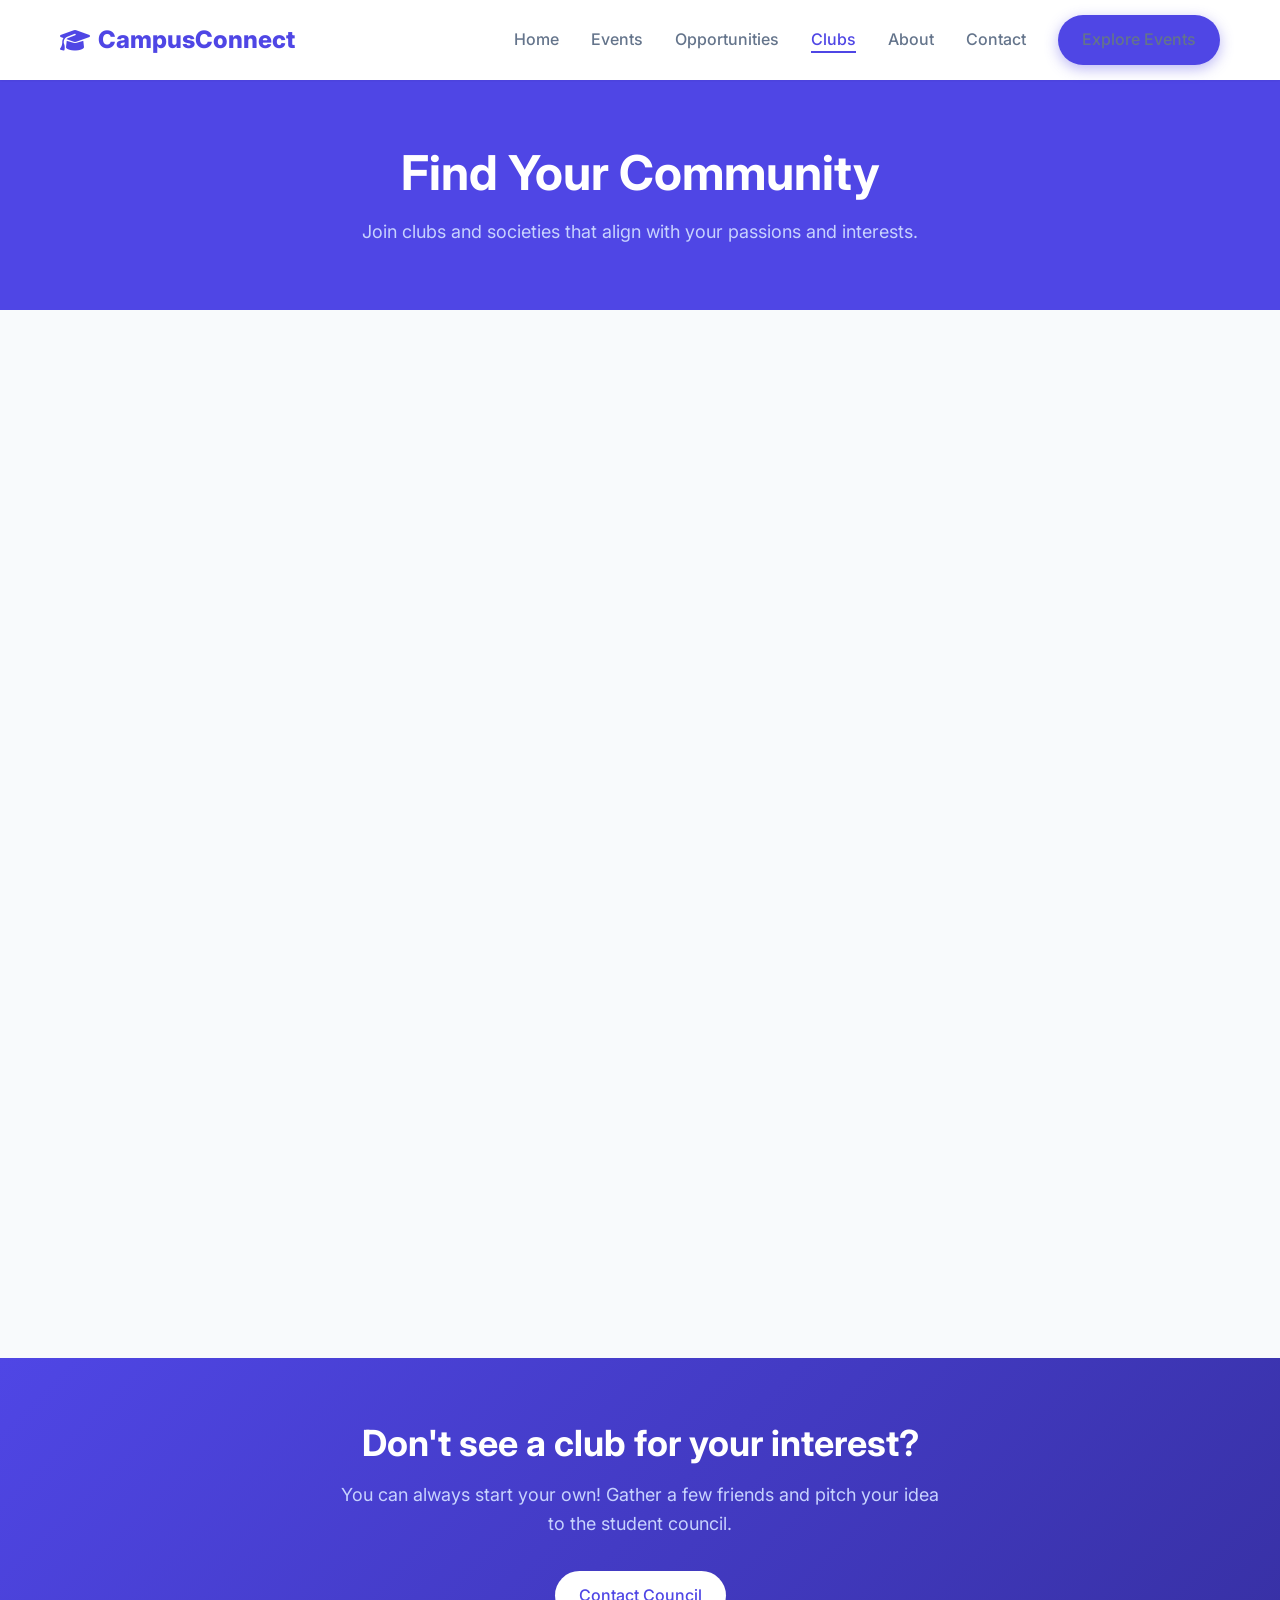
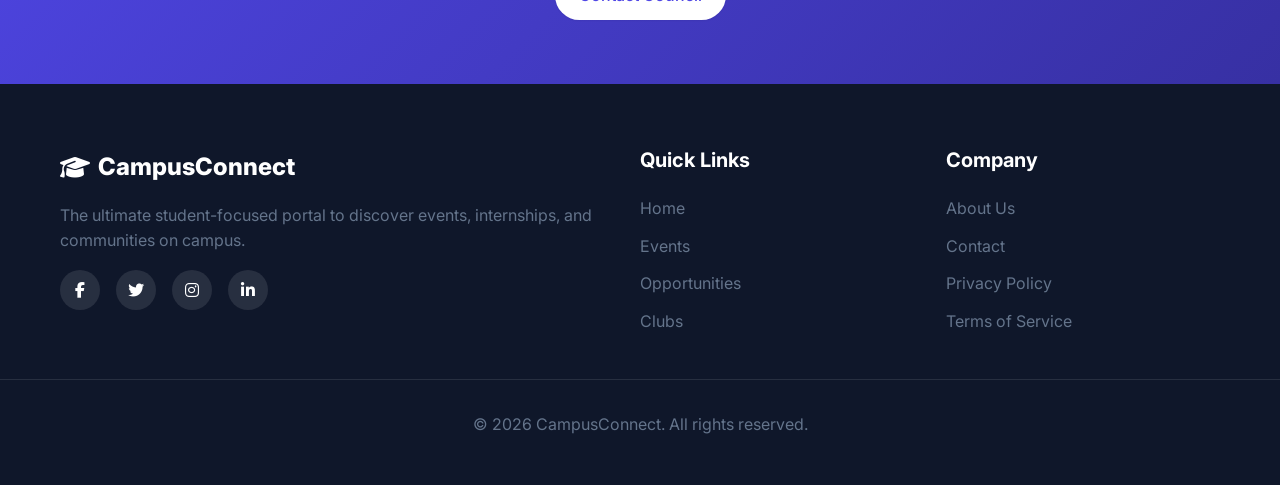
<file: clubs.html>
<!DOCTYPE html>
<html lang="en">
<head>
    <meta charset="UTF-8">
    <meta name="viewport" content="width=device-width, initial-scale=1.0">
    <title>Clubs - CampusConnect</title>
    <link rel="stylesheet" href="css/style.css">
    <link rel="stylesheet" href="https://cdnjs.cloudflare.com/ajax/libs/font-awesome/6.4.0/css/all.min.css">
    <style>
        .club-card {
            background: var(--bg-white);
            border-radius: var(--radius-lg);
            overflow: hidden;
            box-shadow: var(--shadow-sm);
            border: 1px solid var(--border-color);
            text-align: center;
            padding: 2.5rem 1.5rem;
            transition: var(--transition);
        }
        .club-card:hover {
            transform: translateY(-10px);
            box-shadow: var(--shadow-lg);
            border-color: var(--primary-color);
        }
        .club-icon {
            width: 80px;
            height: 80px;
            background: linear-gradient(135deg, var(--primary-color), var(--secondary-color));
            color: white;
            border-radius: 50%;
            display: flex;
            align-items: center;
            justify-content: center;
            font-size: 2rem;
            margin: 0 auto 1.5rem;
            box-shadow: 0 4px 10px rgba(79, 70, 229, 0.3);
        }
        .club-name {
            font-size: 1.5rem;
            margin-bottom: 1rem;
        }
        .club-desc {
            color: var(--text-light);
            font-size: 0.95rem;
            margin-bottom: 1.5rem;
            min-height: 60px;
        }
        .club-members {
            font-size: 0.875rem;
            font-weight: 600;
            color: var(--text-dark);
            margin-bottom: 1.5rem;
            display: flex;
            align-items: center;
            justify-content: center;
            gap: 0.5rem;
        }
        .club-members i {
            color: var(--primary-color);
        }
    </style>
</head>
<body>

    <!-- Navbar -->
    <nav class="navbar">
        <div class="container">
            <a href="index.html" class="logo">
                <i class="fas fa-graduation-cap"></i> CampusConnect
            </a>
            <ul class="nav-links">
                <li><a href="index.html">Home</a></li>
                <li><a href="events.html">Events</a></li>
                <li><a href="opportunities.html">Opportunities</a></li>
                <li><a href="clubs.html">Clubs</a></li>
                <li><a href="about.html">About</a></li>
                <li><a href="contact.html">Contact</a></li>
                <li><a href="events.html" class="btn btn-primary">Explore Events</a></li>
            </ul>
            <div class="hamburger">
                <i class="fas fa-bars"></i>
            </div>
        </div>
    </nav>

    <!-- Page Header -->
    <div style="background-color: var(--primary-color); padding: 4rem 0; color: white; text-align: center;">
        <div class="container">
            <h1 style="color: white; margin-bottom: 1rem;">Find Your Community</h1>
            <p style="color: var(--accent-color); font-size: 1.125rem; max-width: 600px; margin: 0 auto;">Join clubs and societies that align with your passions and interests.</p>
        </div>
    </div>

    <section class="section">
        <div class="container">
            <div class="grid grid-3">
                
                <!-- Club 1 -->
                <div class="club-card animate-on-scroll">
                    <div class="club-icon"><i class="fas fa-laptop-code"></i></div>
                    <h3 class="club-name">Coding Club</h3>
                    <p class="club-desc">A community of developers building open-source projects and practicing competitive programming.</p>
                    <div class="club-members"><i class="fas fa-users"></i> 350+ Members</div>
                    <a href="#" class="btn btn-outline" style="width: 100%;">Explore Club</a>
                </div>

                <!-- Club 2 -->
                <div class="club-card animate-on-scroll">
                    <div class="club-icon"><i class="fas fa-robot"></i></div>
                    <h3 class="club-name">Robotics Club</h3>
                    <p class="club-desc">Design, build, and program robots for national level robotics competitions.</p>
                    <div class="club-members"><i class="fas fa-users"></i> 120+ Members</div>
                    <a href="#" class="btn btn-outline" style="width: 100%;">Explore Club</a>
                </div>

                <!-- Club 3 -->
                <div class="club-card animate-on-scroll">
                    <div class="club-icon"><i class="fas fa-lightbulb"></i></div>
                    <h3 class="club-name">E-Cell</h3>
                    <p class="club-desc">Fostering the spirit of entrepreneurship and supporting student-led startups on campus.</p>
                    <div class="club-members"><i class="fas fa-users"></i> 200+ Members</div>
                    <a href="#" class="btn btn-outline" style="width: 100%;">Explore Club</a>
                </div>

                <!-- Club 4 -->
                <div class="club-card animate-on-scroll">
                    <div class="club-icon"><i class="fas fa-pen-nib"></i></div>
                    <h3 class="club-name">Design Club</h3>
                    <p class="club-desc">For UI/UX enthusiasts, graphic designers, and animators looking to hone their craft.</p>
                    <div class="club-members"><i class="fas fa-users"></i> 180+ Members</div>
                    <a href="#" class="btn btn-outline" style="width: 100%;">Explore Club</a>
                </div>

                <!-- Club 5 -->
                <div class="club-card animate-on-scroll">
                    <div class="club-icon"><i class="fas fa-guitar"></i></div>
                    <h3 class="club-name">Cultural Club</h3>
                    <p class="club-desc">Showcase your talents in music, dance, theater, and fine arts. Organizers of the annual fest.</p>
                    <div class="club-members"><i class="fas fa-users"></i> 400+ Members</div>
                    <a href="#" class="btn btn-outline" style="width: 100%;">Explore Club</a>
                </div>

                <!-- Club 6 -->
                <div class="club-card animate-on-scroll">
                    <div class="club-icon"><i class="fas fa-camera"></i></div>
                    <h3 class="club-name">Photography Club</h3>
                    <p class="club-desc">Capturing campus life, conducting photowalks, and learning professional photography skills.</p>
                    <div class="club-members"><i class="fas fa-users"></i> 90+ Members</div>
                    <a href="#" class="btn btn-outline" style="width: 100%;">Explore Club</a>
                </div>

            </div>
        </div>
    </section>

    <!-- CTA -->
    <section class="cta">
        <div class="container">
            <h2>Don't see a club for your interest?</h2>
            <p>You can always start your own! Gather a few friends and pitch your idea to the student council.</p>
            <a href="contact.html" class="btn btn-secondary" style="color: var(--primary-color);">Contact Council</a>
        </div>
    </section>

    <!-- Footer -->
    <footer class="footer">
        <div class="container">
            <div class="footer-col brand">
                <a href="index.html" class="logo">
                    <i class="fas fa-graduation-cap"></i> CampusConnect
                </a>
                <p>The ultimate student-focused portal to discover events, internships, and communities on campus.</p>
                <div class="social-icons">
                    <a href="#"><i class="fab fa-facebook-f"></i></a>
                    <a href="#"><i class="fab fa-twitter"></i></a>
                    <a href="#"><i class="fab fa-instagram"></i></a>
                    <a href="#"><i class="fab fa-linkedin-in"></i></a>
                </div>
            </div>
            <div class="footer-col">
                <h3>Quick Links</h3>
                <ul class="footer-links">
                    <li><a href="index.html">Home</a></li>
                    <li><a href="events.html">Events</a></li>
                    <li><a href="opportunities.html">Opportunities</a></li>
                    <li><a href="clubs.html">Clubs</a></li>
                </ul>
            </div>
            <div class="footer-col">
                <h3>Company</h3>
                <ul class="footer-links">
                    <li><a href="about.html">About Us</a></li>
                    <li><a href="contact.html">Contact</a></li>
                    <li><a href="#">Privacy Policy</a></li>
                    <li><a href="#">Terms of Service</a></li>
                </ul>
            </div>
        </div>
        <div class="footer-bottom">
            <p>&copy; 2026 CampusConnect. All rights reserved.</p>
        </div>
    </footer>

    <script src="js/script.js"></script>
</body>
</html>
</file>
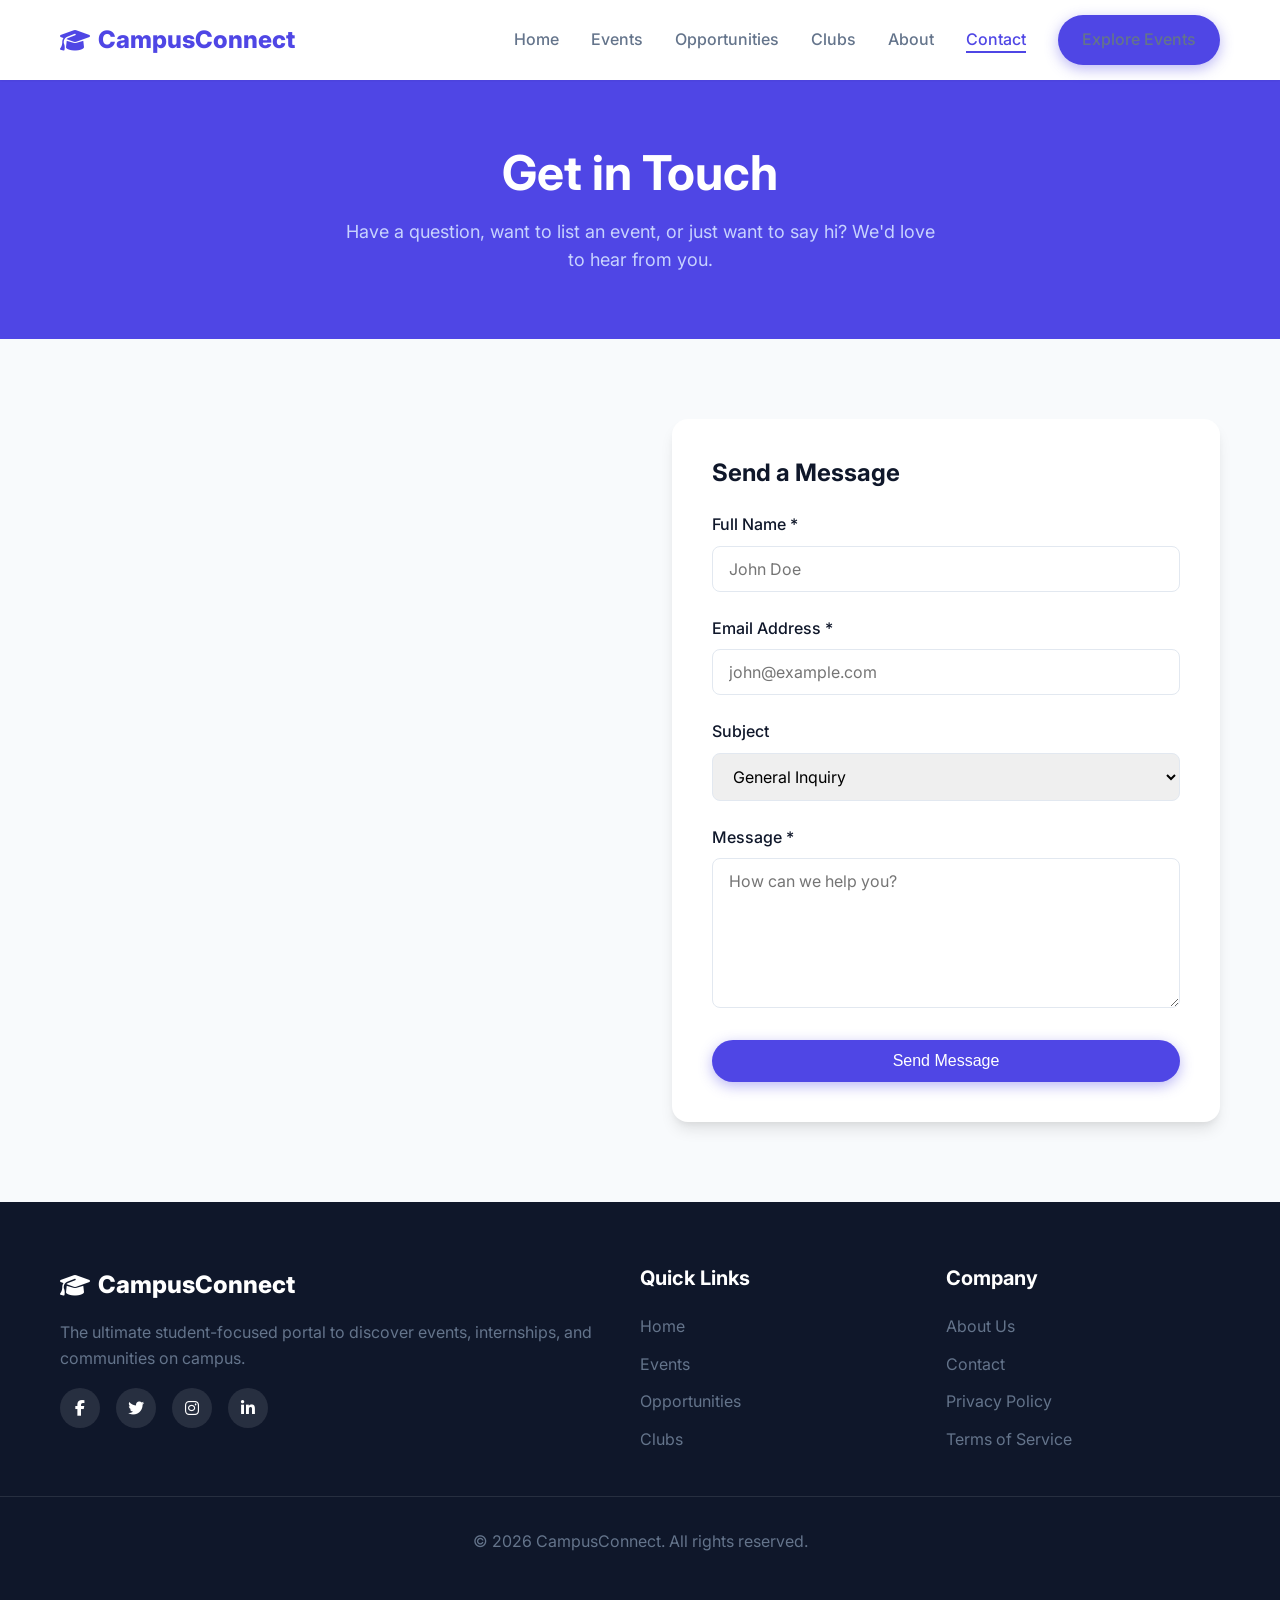
<file: contact.html>
<!DOCTYPE html>
<html lang="en">
<head>
    <meta charset="UTF-8">
    <meta name="viewport" content="width=device-width, initial-scale=1.0">
    <title>Contact Us - CampusConnect</title>
    <link rel="stylesheet" href="css/style.css">
    <link rel="stylesheet" href="https://cdnjs.cloudflare.com/ajax/libs/font-awesome/6.4.0/css/all.min.css">
</head>
<body>

    <!-- Navbar -->
    <nav class="navbar">
        <div class="container">
            <a href="index.html" class="logo">
                <i class="fas fa-graduation-cap"></i> CampusConnect
            </a>
            <ul class="nav-links">
                <li><a href="index.html">Home</a></li>
                <li><a href="events.html">Events</a></li>
                <li><a href="opportunities.html">Opportunities</a></li>
                <li><a href="clubs.html">Clubs</a></li>
                <li><a href="about.html">About</a></li>
                <li><a href="contact.html">Contact</a></li>
                <li><a href="events.html" class="btn btn-primary">Explore Events</a></li>
            </ul>
            <div class="hamburger">
                <i class="fas fa-bars"></i>
            </div>
        </div>
    </nav>

    <!-- Page Header -->
    <div style="background-color: var(--primary-color); padding: 4rem 0; color: white; text-align: center;">
        <div class="container">
            <h1 style="color: white; margin-bottom: 1rem;">Get in Touch</h1>
            <p style="color: var(--accent-color); font-size: 1.125rem; max-width: 600px; margin: 0 auto;">Have a question, want to list an event, or just want to say hi? We'd love to hear from you.</p>
        </div>
    </div>

    <section class="section">
        <div class="container">
            <div class="contact-grid">
                
                <!-- Contact Info -->
                <div class="animate-on-scroll">
                    <h2 style="margin-bottom: 2rem;">Contact Information</h2>
                    
                    <div class="contact-info-item">
                        <div class="contact-icon"><i class="fas fa-envelope"></i></div>
                        <div>
                            <h3>Email Us</h3>
                            <p>For general queries and event listings.</p>
                            <a href="mailto:campusconnect@example.com" style="color: var(--primary-color); font-weight: 500;">campusconnect@example.com</a>
                        </div>
                    </div>
                    
                    <div class="contact-info-item">
                        <div class="contact-icon"><i class="fas fa-map-marker-alt"></i></div>
                        <div>
                            <h3>Visit Us</h3>
                            <p>Drop by for a chat (appointment only).</p>
                            <p style="color: var(--text-dark); font-weight: 500;">Student Innovation Center<br>Room 402, North Block</p>
                        </div>
                    </div>

                    <div style="margin-top: 3rem;">
                        <h3>Follow Us</h3>
                        <div class="social-icons" style="margin-top: 1rem;">
                            <a href="#" style="background: var(--primary-color);"><i class="fab fa-facebook-f"></i></a>
                            <a href="#" style="background: var(--primary-color);"><i class="fab fa-twitter"></i></a>
                            <a href="#" style="background: var(--primary-color);"><i class="fab fa-instagram"></i></a>
                            <a href="#" style="background: var(--primary-color);"><i class="fab fa-linkedin-in"></i></a>
                        </div>
                    </div>
                </div>

                <!-- Contact Form -->
                <div class="card animate-on-scroll" style="padding: 2.5rem; border: none; box-shadow: var(--shadow-lg);">
                    <h3 style="margin-bottom: 1.5rem;">Send a Message</h3>
                    <form id="contactForm">
                        <div class="form-group">
                            <label for="name">Full Name *</label>
                            <input type="text" id="name" class="form-control" placeholder="John Doe" required>
                        </div>
                        <div class="form-group">
                            <label for="email">Email Address *</label>
                            <input type="email" id="email" class="form-control" placeholder="john@example.com" required>
                        </div>
                        <div class="form-group">
                            <label for="subject">Subject</label>
                            <select id="subject" class="form-control">
                                <option value="general">General Inquiry</option>
                                <option value="event">List an Event</option>
                                <option value="bug">Report a Bug</option>
                                <option value="partnership">Partnership</option>
                            </select>
                        </div>
                        <div class="form-group">
                            <label for="message">Message *</label>
                            <textarea id="message" class="form-control" placeholder="How can we help you?" required></textarea>
                        </div>
                        <button type="submit" class="btn btn-primary" style="width: 100%;">Send Message</button>
                    </form>
                </div>

            </div>
        </div>
    </section>

    <!-- Footer -->
    <footer class="footer">
        <div class="container">
            <div class="footer-col brand">
                <a href="index.html" class="logo">
                    <i class="fas fa-graduation-cap"></i> CampusConnect
                </a>
                <p>The ultimate student-focused portal to discover events, internships, and communities on campus.</p>
                <div class="social-icons">
                    <a href="#"><i class="fab fa-facebook-f"></i></a>
                    <a href="#"><i class="fab fa-twitter"></i></a>
                    <a href="#"><i class="fab fa-instagram"></i></a>
                    <a href="#"><i class="fab fa-linkedin-in"></i></a>
                </div>
            </div>
            <div class="footer-col">
                <h3>Quick Links</h3>
                <ul class="footer-links">
                    <li><a href="index.html">Home</a></li>
                    <li><a href="events.html">Events</a></li>
                    <li><a href="opportunities.html">Opportunities</a></li>
                    <li><a href="clubs.html">Clubs</a></li>
                </ul>
            </div>
            <div class="footer-col">
                <h3>Company</h3>
                <ul class="footer-links">
                    <li><a href="about.html">About Us</a></li>
                    <li><a href="contact.html">Contact</a></li>
                    <li><a href="#">Privacy Policy</a></li>
                    <li><a href="#">Terms of Service</a></li>
                </ul>
            </div>
        </div>
        <div class="footer-bottom">
            <p>&copy; 2026 CampusConnect. All rights reserved.</p>
        </div>
    </footer>

    <!-- Global Modal Placeholder -->
    <div class="modal" id="customModal">
        <div class="modal-content">
            <i class="fas fa-times close-modal"></i>
            <h3 id="modalTitle" style="margin-bottom: 1rem;">Modal Title</h3>
            <div id="modalBody">Modal content goes here.</div>
        </div>
    </div>

    <script src="js/script.js"></script>
</body>
</html>
</file>
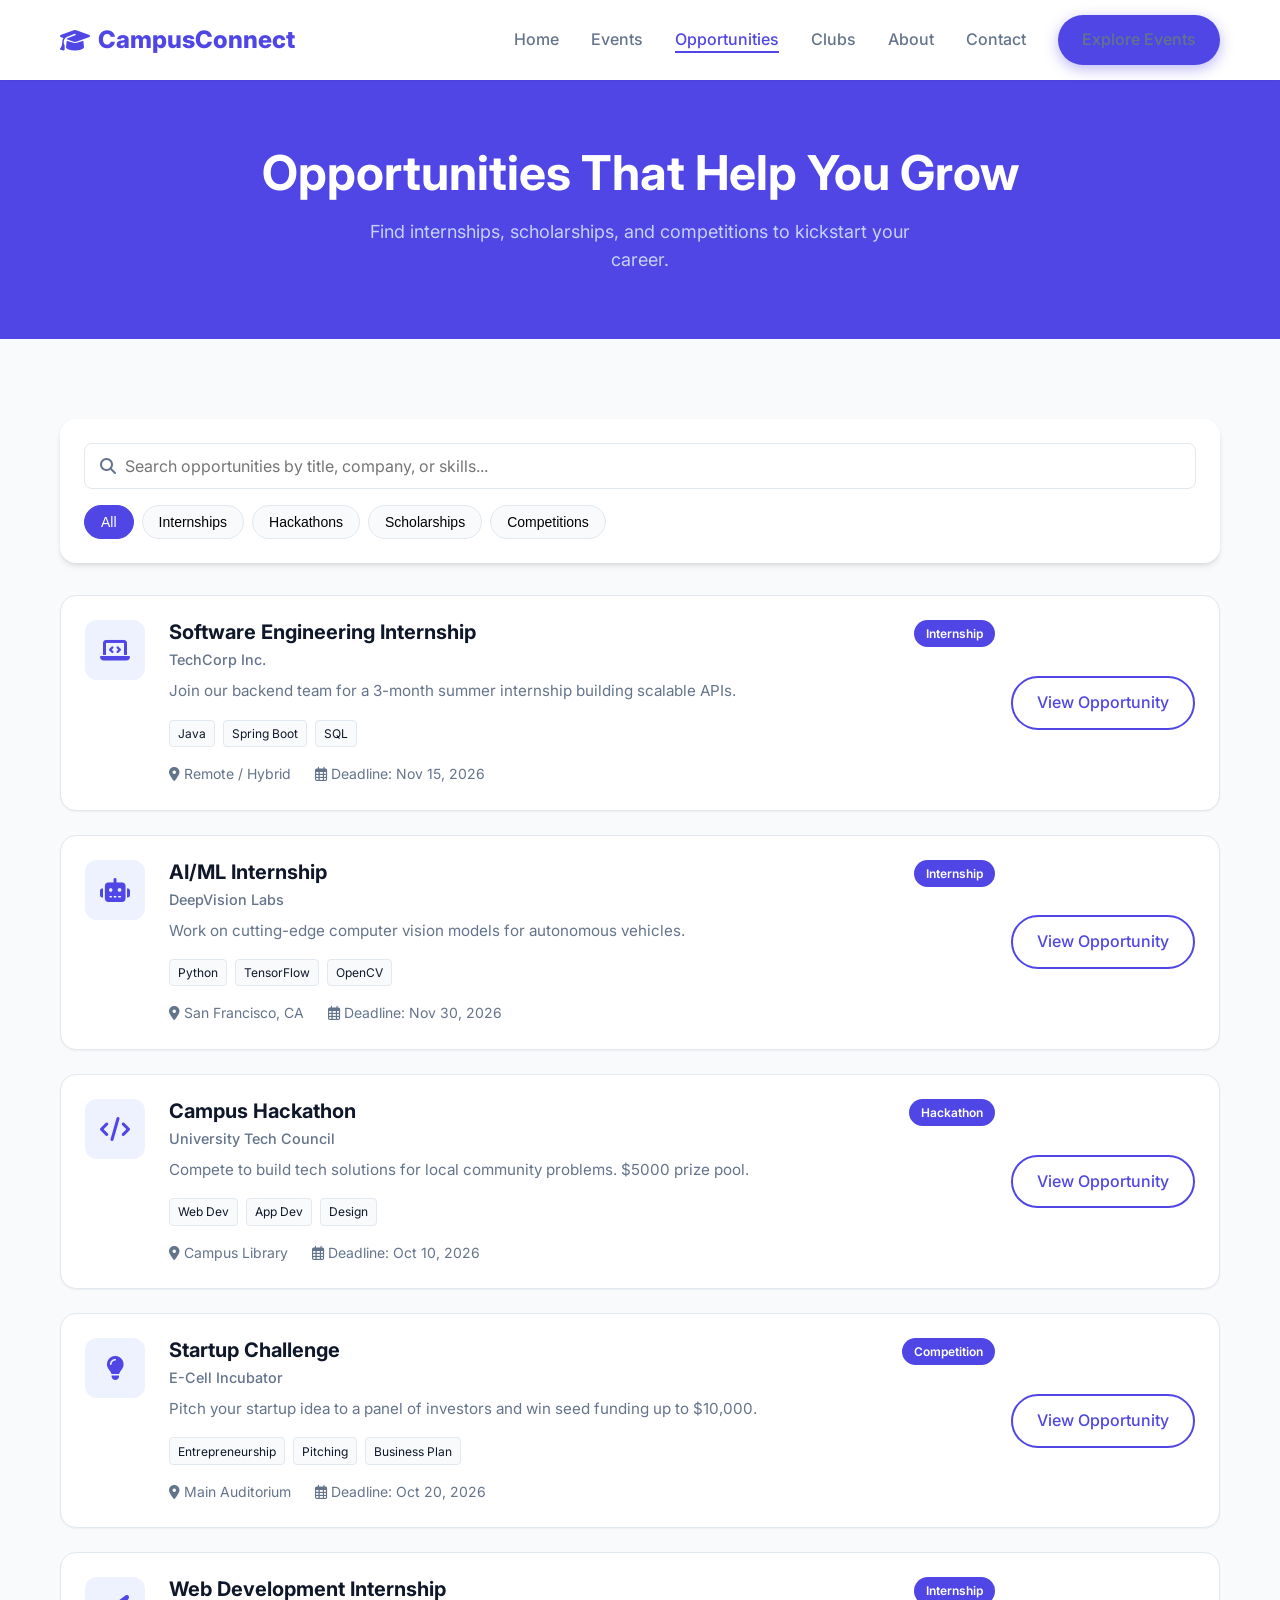
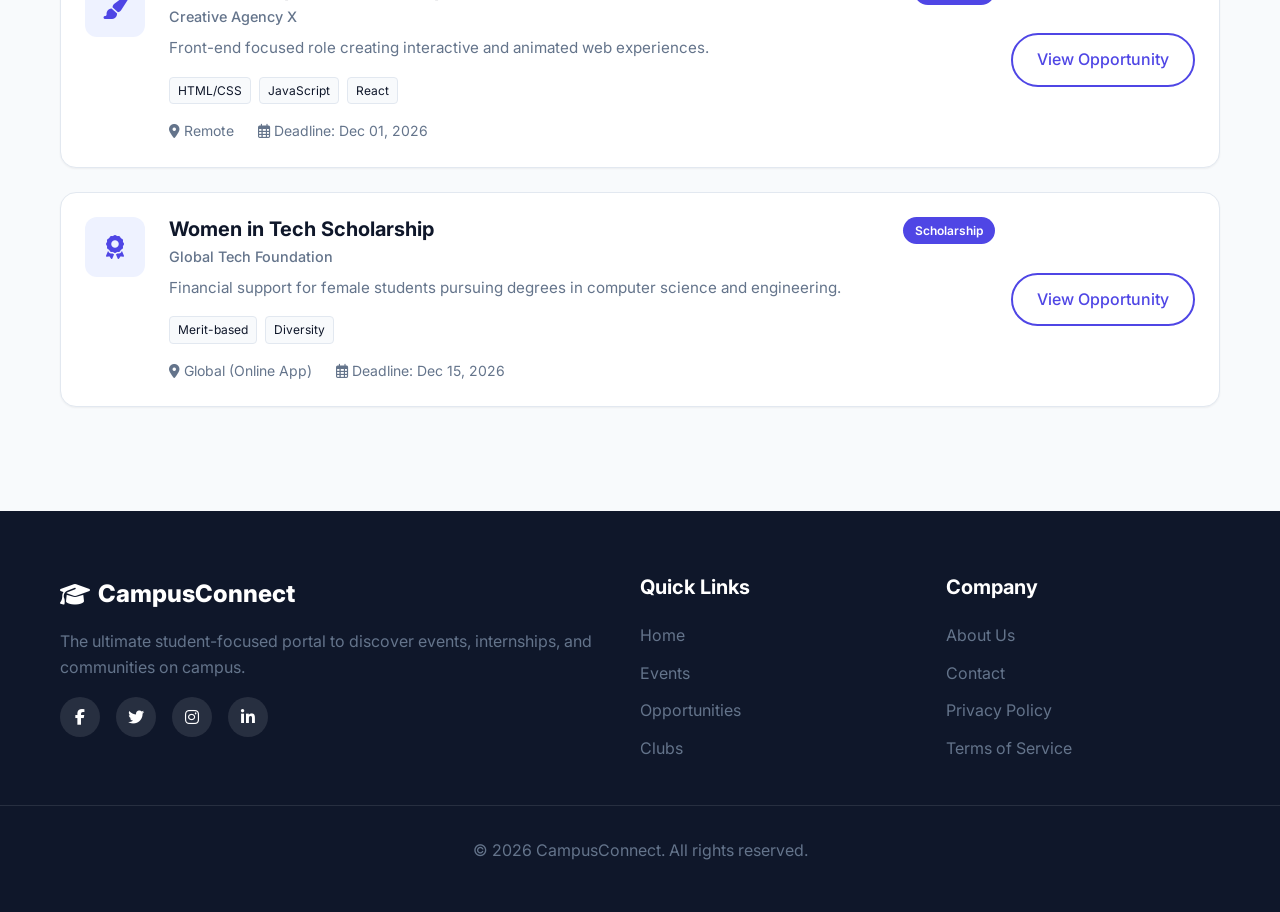
<file: opportunities.html>
<!DOCTYPE html>
<html lang="en">
<head>
    <meta charset="UTF-8">
    <meta name="viewport" content="width=device-width, initial-scale=1.0">
    <title>Opportunities - CampusConnect</title>
    <link rel="stylesheet" href="css/style.css">
    <link rel="stylesheet" href="https://cdnjs.cloudflare.com/ajax/libs/font-awesome/6.4.0/css/all.min.css">
    <style>
        .opp-card {
            display: flex;
            background: var(--bg-white);
            border: 1px solid var(--border-color);
            border-radius: var(--radius-lg);
            padding: 1.5rem;
            margin-bottom: 1.5rem;
            transition: var(--transition);
            box-shadow: var(--shadow-sm);
        }
        .opp-card:hover {
            box-shadow: var(--shadow-md);
            transform: translateY(-3px);
            border-color: var(--primary-color);
        }
        .opp-icon {
            width: 60px;
            height: 60px;
            background: #eef2ff;
            color: var(--primary-color);
            border-radius: 12px;
            display: flex;
            align-items: center;
            justify-content: center;
            font-size: 1.5rem;
            margin-right: 1.5rem;
            flex-shrink: 0;
        }
        .opp-content {
            flex-grow: 1;
        }
        .opp-header {
            display: flex;
            justify-content: space-between;
            align-items: flex-start;
            margin-bottom: 0.5rem;
        }
        .opp-title {
            font-size: 1.25rem;
            margin-bottom: 0.25rem;
        }
        .opp-org {
            color: var(--text-light);
            font-weight: 500;
            font-size: 0.9rem;
        }
        .opp-badge {
            background: var(--primary-color);
            color: white;
            padding: 0.25rem 0.75rem;
            border-radius: var(--radius-full);
            font-size: 0.75rem;
            font-weight: 600;
        }
        .opp-meta {
            display: flex;
            gap: 1.5rem;
            margin-top: 1rem;
            font-size: 0.875rem;
            color: var(--text-light);
        }
        .opp-skills {
            margin-top: 1rem;
            display: flex;
            gap: 0.5rem;
            flex-wrap: wrap;
        }
        .skill-tag {
            background: var(--bg-light);
            border: 1px solid var(--border-color);
            padding: 0.2rem 0.5rem;
            border-radius: 4px;
            font-size: 0.75rem;
            color: var(--text-dark);
        }
        @media (max-width: 768px) {
            .opp-card { flex-direction: column; }
            .opp-icon { margin-bottom: 1rem; }
            .opp-header { flex-direction: column; gap: 0.5rem; }
            .opp-badge { align-self: flex-start; }
            .opp-meta { flex-direction: column; gap: 0.5rem; }
        }
    </style>
</head>
<body>

    <!-- Navbar -->
    <nav class="navbar">
        <div class="container">
            <a href="index.html" class="logo">
                <i class="fas fa-graduation-cap"></i> CampusConnect
            </a>
            <ul class="nav-links">
                <li><a href="index.html">Home</a></li>
                <li><a href="events.html">Events</a></li>
                <li><a href="opportunities.html">Opportunities</a></li>
                <li><a href="clubs.html">Clubs</a></li>
                <li><a href="about.html">About</a></li>
                <li><a href="contact.html">Contact</a></li>
                <li><a href="events.html" class="btn btn-primary">Explore Events</a></li>
            </ul>
            <div class="hamburger">
                <i class="fas fa-bars"></i>
            </div>
        </div>
    </nav>

    <!-- Page Header -->
    <div style="background-color: var(--primary-color); padding: 4rem 0; color: white; text-align: center;">
        <div class="container">
            <h1 style="color: white; margin-bottom: 1rem;">Opportunities That Help You Grow</h1>
            <p style="color: var(--accent-color); font-size: 1.125rem; max-width: 600px; margin: 0 auto;">Find internships, scholarships, and competitions to kickstart your career.</p>
        </div>
    </div>

    <section class="section">
        <div class="container">
            
            <div class="search-filter-bar">
                <div class="search-box">
                    <i class="fas fa-search"></i>
                    <input type="text" id="searchInput" placeholder="Search opportunities by title, company, or skills...">
                </div>
                <div class="filters">
                    <button class="filter-btn active" data-filter="all">All</button>
                    <button class="filter-btn" data-filter="internship">Internships</button>
                    <button class="filter-btn" data-filter="hackathon">Hackathons</button>
                    <button class="filter-btn" data-filter="scholarship">Scholarships</button>
                    <button class="filter-btn" data-filter="competition">Competitions</button>
                </div>
            </div>

            <div class="opportunities-list mt-4">
                
                <!-- Opp 1 -->
                <div class="opp-card filterable-item" data-category="internship">
                    <div class="opp-icon"><i class="fas fa-laptop-code"></i></div>
                    <div class="opp-content">
                        <div class="opp-header">
                            <div>
                                <h3 class="opp-title">Software Engineering Internship</h3>
                                <div class="opp-org">TechCorp Inc.</div>
                            </div>
                            <span class="opp-badge">Internship</span>
                        </div>
                        <p class="mt-2" style="font-size: 0.95rem;">Join our backend team for a 3-month summer internship building scalable APIs.</p>
                        <div class="opp-skills">
                            <span class="skill-tag">Java</span>
                            <span class="skill-tag">Spring Boot</span>
                            <span class="skill-tag">SQL</span>
                        </div>
                        <div class="opp-meta">
                            <span><i class="fas fa-map-marker-alt"></i> Remote / Hybrid</span>
                            <span><i class="far fa-calendar-alt"></i> Deadline: Nov 15, 2026</span>
                        </div>
                    </div>
                    <div style="display: flex; align-items: center; justify-content: flex-end; padding-left: 1rem;">
                        <a href="#" class="btn btn-outline">View Opportunity</a>
                    </div>
                </div>

                <!-- Opp 2 -->
                <div class="opp-card filterable-item" data-category="internship">
                    <div class="opp-icon"><i class="fas fa-robot"></i></div>
                    <div class="opp-content">
                        <div class="opp-header">
                            <div>
                                <h3 class="opp-title">AI/ML Internship</h3>
                                <div class="opp-org">DeepVision Labs</div>
                            </div>
                            <span class="opp-badge">Internship</span>
                        </div>
                        <p class="mt-2" style="font-size: 0.95rem;">Work on cutting-edge computer vision models for autonomous vehicles.</p>
                        <div class="opp-skills">
                            <span class="skill-tag">Python</span>
                            <span class="skill-tag">TensorFlow</span>
                            <span class="skill-tag">OpenCV</span>
                        </div>
                        <div class="opp-meta">
                            <span><i class="fas fa-map-marker-alt"></i> San Francisco, CA</span>
                            <span><i class="far fa-calendar-alt"></i> Deadline: Nov 30, 2026</span>
                        </div>
                    </div>
                    <div style="display: flex; align-items: center; justify-content: flex-end; padding-left: 1rem;">
                        <a href="#" class="btn btn-outline">View Opportunity</a>
                    </div>
                </div>

                <!-- Opp 3 -->
                <div class="opp-card filterable-item" data-category="hackathon">
                    <div class="opp-icon"><i class="fas fa-code"></i></div>
                    <div class="opp-content">
                        <div class="opp-header">
                            <div>
                                <h3 class="opp-title">Campus Hackathon</h3>
                                <div class="opp-org">University Tech Council</div>
                            </div>
                            <span class="opp-badge">Hackathon</span>
                        </div>
                        <p class="mt-2" style="font-size: 0.95rem;">Compete to build tech solutions for local community problems. $5000 prize pool.</p>
                        <div class="opp-skills">
                            <span class="skill-tag">Web Dev</span>
                            <span class="skill-tag">App Dev</span>
                            <span class="skill-tag">Design</span>
                        </div>
                        <div class="opp-meta">
                            <span><i class="fas fa-map-marker-alt"></i> Campus Library</span>
                            <span><i class="far fa-calendar-alt"></i> Deadline: Oct 10, 2026</span>
                        </div>
                    </div>
                    <div style="display: flex; align-items: center; justify-content: flex-end; padding-left: 1rem;">
                        <a href="#" class="btn btn-outline">View Opportunity</a>
                    </div>
                </div>

                <!-- Opp 4 -->
                <div class="opp-card filterable-item" data-category="competition">
                    <div class="opp-icon"><i class="fas fa-lightbulb"></i></div>
                    <div class="opp-content">
                        <div class="opp-header">
                            <div>
                                <h3 class="opp-title">Startup Challenge</h3>
                                <div class="opp-org">E-Cell Incubator</div>
                            </div>
                            <span class="opp-badge">Competition</span>
                        </div>
                        <p class="mt-2" style="font-size: 0.95rem;">Pitch your startup idea to a panel of investors and win seed funding up to $10,000.</p>
                        <div class="opp-skills">
                            <span class="skill-tag">Entrepreneurship</span>
                            <span class="skill-tag">Pitching</span>
                            <span class="skill-tag">Business Plan</span>
                        </div>
                        <div class="opp-meta">
                            <span><i class="fas fa-map-marker-alt"></i> Main Auditorium</span>
                            <span><i class="far fa-calendar-alt"></i> Deadline: Oct 20, 2026</span>
                        </div>
                    </div>
                    <div style="display: flex; align-items: center; justify-content: flex-end; padding-left: 1rem;">
                        <a href="#" class="btn btn-outline">View Opportunity</a>
                    </div>
                </div>

                <!-- Opp 5 -->
                <div class="opp-card filterable-item" data-category="internship">
                    <div class="opp-icon"><i class="fas fa-paint-brush"></i></div>
                    <div class="opp-content">
                        <div class="opp-header">
                            <div>
                                <h3 class="opp-title">Web Development Internship</h3>
                                <div class="opp-org">Creative Agency X</div>
                            </div>
                            <span class="opp-badge">Internship</span>
                        </div>
                        <p class="mt-2" style="font-size: 0.95rem;">Front-end focused role creating interactive and animated web experiences.</p>
                        <div class="opp-skills">
                            <span class="skill-tag">HTML/CSS</span>
                            <span class="skill-tag">JavaScript</span>
                            <span class="skill-tag">React</span>
                        </div>
                        <div class="opp-meta">
                            <span><i class="fas fa-map-marker-alt"></i> Remote</span>
                            <span><i class="far fa-calendar-alt"></i> Deadline: Dec 01, 2026</span>
                        </div>
                    </div>
                    <div style="display: flex; align-items: center; justify-content: flex-end; padding-left: 1rem;">
                        <a href="#" class="btn btn-outline">View Opportunity</a>
                    </div>
                </div>

                <!-- Opp 6 -->
                <div class="opp-card filterable-item" data-category="scholarship">
                    <div class="opp-icon"><i class="fas fa-award"></i></div>
                    <div class="opp-content">
                        <div class="opp-header">
                            <div>
                                <h3 class="opp-title">Women in Tech Scholarship</h3>
                                <div class="opp-org">Global Tech Foundation</div>
                            </div>
                            <span class="opp-badge">Scholarship</span>
                        </div>
                        <p class="mt-2" style="font-size: 0.95rem;">Financial support for female students pursuing degrees in computer science and engineering.</p>
                        <div class="opp-skills">
                            <span class="skill-tag">Merit-based</span>
                            <span class="skill-tag">Diversity</span>
                        </div>
                        <div class="opp-meta">
                            <span><i class="fas fa-map-marker-alt"></i> Global (Online App)</span>
                            <span><i class="far fa-calendar-alt"></i> Deadline: Dec 15, 2026</span>
                        </div>
                    </div>
                    <div style="display: flex; align-items: center; justify-content: flex-end; padding-left: 1rem;">
                        <a href="#" class="btn btn-outline">View Opportunity</a>
                    </div>
                </div>

            </div>
        </div>
    </section>

    <!-- Footer -->
    <footer class="footer">
        <div class="container">
            <div class="footer-col brand">
                <a href="index.html" class="logo">
                    <i class="fas fa-graduation-cap"></i> CampusConnect
                </a>
                <p>The ultimate student-focused portal to discover events, internships, and communities on campus.</p>
                <div class="social-icons">
                    <a href="#"><i class="fab fa-facebook-f"></i></a>
                    <a href="#"><i class="fab fa-twitter"></i></a>
                    <a href="#"><i class="fab fa-instagram"></i></a>
                    <a href="#"><i class="fab fa-linkedin-in"></i></a>
                </div>
            </div>
            <div class="footer-col">
                <h3>Quick Links</h3>
                <ul class="footer-links">
                    <li><a href="index.html">Home</a></li>
                    <li><a href="events.html">Events</a></li>
                    <li><a href="opportunities.html">Opportunities</a></li>
                    <li><a href="clubs.html">Clubs</a></li>
                </ul>
            </div>
            <div class="footer-col">
                <h3>Company</h3>
                <ul class="footer-links">
                    <li><a href="about.html">About Us</a></li>
                    <li><a href="contact.html">Contact</a></li>
                    <li><a href="#">Privacy Policy</a></li>
                    <li><a href="#">Terms of Service</a></li>
                </ul>
            </div>
        </div>
        <div class="footer-bottom">
            <p>&copy; 2026 CampusConnect. All rights reserved.</p>
        </div>
    </footer>

    <!-- Global Modal Placeholder -->
    <div class="modal" id="customModal">
        <div class="modal-content">
            <i class="fas fa-times close-modal"></i>
            <h3 id="modalTitle" style="margin-bottom: 1rem;">Modal Title</h3>
            <div id="modalBody">Modal content goes here.</div>
        </div>
    </div>

    <script src="js/script.js"></script>
</body>
</html>
</file>
<file: css/style.css>
@import url('https://fonts.googleapis.com/css2?family=Inter:wght@300;400;500;600;700;800&display=swap');

:root {
  --primary-color: #4f46e5;
  --primary-dark: #3730a3;
  --secondary-color: #818cf8;
  --accent-color: #c7d2fe;
  --bg-light: #f8fafc;
  --bg-white: #ffffff;
  --text-dark: #0f172a;
  --text-light: #64748b;
  --border-color: #e2e8f0;
  --success: #10b981;
  --danger: #ef4444;
  --shadow-sm: 0 1px 2px 0 rgba(0, 0, 0, 0.05);
  --shadow-md: 0 4px 6px -1px rgba(0, 0, 0, 0.1), 0 2px 4px -1px rgba(0, 0, 0, 0.06);
  --shadow-lg: 0 10px 15px -3px rgba(0, 0, 0, 0.1), 0 4px 6px -2px rgba(0, 0, 0, 0.05);
  --radius-md: 0.5rem;
  --radius-lg: 1rem;
  --radius-full: 9999px;
  --transition: all 0.3s ease;
}

* {
  margin: 0;
  padding: 0;
  box-sizing: border-box;
}

body {
  font-family: 'Inter', sans-serif;
  color: var(--text-dark);
  background-color: var(--bg-light);
  line-height: 1.6;
  overflow-x: hidden;
}

a {
  text-decoration: none;
  color: inherit;
  transition: var(--transition);
}

ul {
  list-style: none;
}

img {
  max-width: 100%;
  height: auto;
  display: block;
}

.container {
  max-width: 1200px;
  margin: 0 auto;
  padding: 0 20px;
}

/* Typography */
h1, h2, h3, h4, h5, h6 {
  font-weight: 700;
  line-height: 1.2;
  color: var(--text-dark);
}

h1 { font-size: 3rem; margin-bottom: 1rem; }
h2 { font-size: 2.25rem; margin-bottom: 1rem; }
h3 { font-size: 1.5rem; margin-bottom: 0.75rem; }
p { color: var(--text-light); margin-bottom: 1rem; }

/* Buttons */
.btn {
  display: inline-block;
  padding: 0.75rem 1.5rem;
  border-radius: var(--radius-full);
  font-weight: 500;
  text-align: center;
  cursor: pointer;
  transition: var(--transition);
  border: none;
  outline: none;
  font-size: 1rem;
}

.btn-primary {
  background-color: var(--primary-color);
  color: white;
  box-shadow: 0 4px 14px 0 rgba(79, 70, 229, 0.39);
}

.btn-primary:hover {
  background-color: var(--primary-dark);
  transform: translateY(-2px);
  box-shadow: 0 6px 20px rgba(79, 70, 229, 0.4);
}

.btn-outline {
  background-color: transparent;
  color: var(--primary-color);
  border: 2px solid var(--primary-color);
}

.btn-outline:hover {
  background-color: var(--primary-color);
  color: white;
}

.btn-secondary {
  background-color: var(--bg-white);
  color: var(--text-dark);
  box-shadow: var(--shadow-sm);
}

.btn-secondary:hover {
  box-shadow: var(--shadow-md);
  transform: translateY(-2px);
}

/* Navbar */
.navbar {
  background-color: var(--bg-white);
  box-shadow: var(--shadow-sm);
  position: sticky;
  top: 0;
  z-index: 1000;
  transition: var(--transition);
}

.navbar .container {
  display: flex;
  justify-content: space-between;
  align-items: center;
  height: 80px;
}

.logo {
  font-size: 1.5rem;
  font-weight: 800;
  color: var(--primary-color);
  display: flex;
  align-items: center;
  gap: 0.5rem;
}

.nav-links {
  display: flex;
  gap: 2rem;
  align-items: center;
}

.nav-links a {
  font-weight: 500;
  color: var(--text-light);
  position: relative;
}

.nav-links a:hover, .nav-links a.active {
  color: var(--primary-color);
}

.nav-links a::after {
  content: '';
  position: absolute;
  bottom: -4px;
  left: 0;
  width: 0;
  height: 2px;
  background-color: var(--primary-color);
  transition: var(--transition);
}

.nav-links a:hover::after, .nav-links a.active::after {
  width: 100%;
}

.hamburger {
  display: none;
  cursor: pointer;
  font-size: 1.5rem;
  color: var(--text-dark);
}

/* Hero Section */
.hero {
  padding: 6rem 0;
  background: linear-gradient(135deg, #eef2ff 0%, #ffffff 100%);
  position: relative;
  overflow: hidden;
}

.hero::before {
  content: '';
  position: absolute;
  top: -100px;
  right: -100px;
  width: 400px;
  height: 400px;
  border-radius: 50%;
  background: radial-gradient(circle, rgba(99,102,241,0.1) 0%, rgba(255,255,255,0) 70%);
  z-index: 0;
}

.hero .container {
  display: grid;
  grid-template-columns: 1fr 1fr;
  gap: 4rem;
  align-items: center;
  position: relative;
  z-index: 1;
}

.hero-content h1 {
  font-size: 3.5rem;
  background: linear-gradient(to right, var(--primary-dark), var(--primary-color));
  -webkit-background-clip: text;
  -webkit-text-fill-color: transparent;
}

.hero-content p {
  font-size: 1.125rem;
  margin-bottom: 2rem;
}

.hero-btns {
  display: flex;
  gap: 1rem;
}

.hero-image img {
  border-radius: var(--radius-lg);
  box-shadow: var(--shadow-lg);
  transform: perspective(1000px) rotateY(-5deg);
  transition: var(--transition);
}

.hero-image img:hover {
  transform: perspective(1000px) rotateY(0deg);
}

/* Stats Section */
.stats {
  padding: 3rem 0;
  background-color: var(--primary-color);
  color: white;
}

.stats .container {
  display: grid;
  grid-template-columns: repeat(4, 1fr);
  gap: 2rem;
  text-align: center;
}

.stat-item h3 {
  font-size: 2.5rem;
  color: white;
  margin-bottom: 0.5rem;
}

.stat-item p {
  color: var(--accent-color);
  font-weight: 500;
  margin: 0;
}

/* Sections General */
.section {
  padding: 5rem 0;
}

.section-header {
  text-align: center;
  margin-bottom: 3rem;
}

.section-header h2 {
  position: relative;
  display: inline-block;
}

.section-header h2::after {
  content: '';
  position: absolute;
  bottom: -10px;
  left: 50%;
  transform: translateX(-50%);
  width: 50px;
  height: 3px;
  background-color: var(--primary-color);
  border-radius: 2px;
}

/* Cards Grid */
.grid {
  display: grid;
  gap: 2rem;
}

.grid-3 { grid-template-columns: repeat(3, 1fr); }
.grid-4 { grid-template-columns: repeat(4, 1fr); }

/* Card Component */
.card {
  background: var(--bg-white);
  border-radius: var(--radius-lg);
  overflow: hidden;
  box-shadow: var(--shadow-md);
  transition: var(--transition);
  border: 1px solid var(--border-color);
  display: flex;
  flex-direction: column;
  height: 100%;
}

.card:hover {
  transform: translateY(-5px);
  box-shadow: var(--shadow-lg);
}

.card-img {
  height: 200px;
  overflow: hidden;
  position: relative;
}

.card-img img {
  width: 100%;
  height: 100%;
  object-fit: cover;
  transition: transform 0.5s ease;
}

.card:hover .card-img img {
  transform: scale(1.05);
}

.badge {
  position: absolute;
  top: 1rem;
  right: 1rem;
  background: var(--primary-color);
  color: white;
  padding: 0.25rem 0.75rem;
  border-radius: var(--radius-full);
  font-size: 0.75rem;
  font-weight: 600;
  z-index: 10;
}

.card-content {
  padding: 1.5rem;
  display: flex;
  flex-direction: column;
  flex-grow: 1;
}

.card-title {
  font-size: 1.25rem;
  margin-bottom: 0.5rem;
}

.card-meta {
  display: flex;
  align-items: center;
  gap: 0.5rem;
  font-size: 0.875rem;
  color: var(--text-light);
  margin-bottom: 0.5rem;
}

.card-meta i {
  color: var(--primary-color);
}

.card-desc {
  font-size: 0.9rem;
  margin-bottom: 1.5rem;
  flex-grow: 1;
}

.card-footer {
  margin-top: auto;
}

/* Feature Cards */
.feature-card {
  text-align: center;
  padding: 2rem;
  background: var(--bg-white);
  border-radius: var(--radius-lg);
  box-shadow: var(--shadow-sm);
  transition: var(--transition);
  border: 1px solid var(--border-color);
}

.feature-card:hover {
  box-shadow: var(--shadow-md);
  transform: translateY(-5px);
}

.feature-icon {
  width: 64px;
  height: 64px;
  background: #eef2ff;
  color: var(--primary-color);
  border-radius: 50%;
  display: flex;
  align-items: center;
  justify-content: center;
  font-size: 1.5rem;
  margin: 0 auto 1.5rem;
  transition: var(--transition);
}

.feature-card:hover .feature-icon {
  background: var(--primary-color);
  color: white;
}

/* Testimonials */
.testimonial-card {
  background: var(--bg-white);
  padding: 2rem;
  border-radius: var(--radius-lg);
  box-shadow: var(--shadow-md);
  position: relative;
}

.testimonial-card::before {
  content: '\201C';
  position: absolute;
  top: 1rem;
  right: 1.5rem;
  font-size: 4rem;
  color: #eef2ff;
  font-family: serif;
  line-height: 1;
}

.testi-user {
  display: flex;
  align-items: center;
  gap: 1rem;
  margin-top: 1.5rem;
}

.testi-avatar {
  width: 50px;
  height: 50px;
  border-radius: 50%;
  background: var(--border-color);
  object-fit: cover;
}

.testi-info h4 {
  margin: 0;
  font-size: 1rem;
}

.testi-info p {
  margin: 0;
  font-size: 0.875rem;
  color: var(--text-light);
}

/* CTA Section */
.cta {
  background: linear-gradient(135deg, var(--primary-color) 0%, var(--primary-dark) 100%);
  color: white;
  text-align: center;
  padding: 4rem 0;
}

.cta h2 {
  color: white;
}

.cta p {
  color: var(--accent-color);
  font-size: 1.125rem;
  max-width: 600px;
  margin: 0 auto 2rem;
}

/* Footer */
.footer {
  background-color: var(--text-dark);
  color: var(--text-light);
  padding: 4rem 0 2rem;
}

.footer .container {
  display: grid;
  grid-template-columns: 2fr 1fr 1fr;
  gap: 2rem;
  margin-bottom: 2rem;
}

.footer-col h3 {
  color: white;
  font-size: 1.25rem;
  margin-bottom: 1.5rem;
}

.footer-col.brand .logo {
  color: white;
  margin-bottom: 1rem;
}

.footer-links li {
  margin-bottom: 0.75rem;
}

.footer-links a:hover {
  color: white;
}

.social-icons {
  display: flex;
  gap: 1rem;
}

.social-icons a {
  display: flex;
  align-items: center;
  justify-content: center;
  width: 40px;
  height: 40px;
  background: rgba(255,255,255,0.1);
  border-radius: 50%;
  color: white;
}

.social-icons a:hover {
  background: var(--primary-color);
  transform: translateY(-3px);
}

.footer-bottom {
  text-align: center;
  padding-top: 2rem;
  border-top: 1px solid rgba(255,255,255,0.1);
}

/* Search and Filters */
.search-filter-bar {
  background: var(--bg-white);
  padding: 1.5rem;
  border-radius: var(--radius-lg);
  box-shadow: var(--shadow-md);
  margin-bottom: 2rem;
  display: flex;
  flex-direction: column;
  gap: 1rem;
}

.search-box {
  position: relative;
  flex-grow: 1;
}

.search-box i {
  position: absolute;
  left: 1rem;
  top: 50%;
  transform: translateY(-50%);
  color: var(--text-light);
}

.search-box input {
  width: 100%;
  padding: 0.75rem 1rem 0.75rem 2.5rem;
  border: 1px solid var(--border-color);
  border-radius: var(--radius-md);
  font-family: inherit;
  font-size: 1rem;
  transition: var(--transition);
}

.search-box input:focus {
  outline: none;
  border-color: var(--primary-color);
  box-shadow: 0 0 0 3px rgba(79, 70, 229, 0.1);
}

.filters {
  display: flex;
  gap: 0.5rem;
  flex-wrap: wrap;
}

.filter-btn {
  padding: 0.5rem 1rem;
  background: var(--bg-light);
  border: 1px solid var(--border-color);
  border-radius: var(--radius-full);
  font-size: 0.875rem;
  cursor: pointer;
  transition: var(--transition);
}

.filter-btn:hover, .filter-btn.active {
  background: var(--primary-color);
  color: white;
  border-color: var(--primary-color);
}

/* Modal */
.modal {
  display: none;
  position: fixed;
  top: 0;
  left: 0;
  width: 100%;
  height: 100%;
  background: rgba(0,0,0,0.5);
  z-index: 2000;
  align-items: center;
  justify-content: center;
  opacity: 0;
  transition: opacity 0.3s ease;
}

.modal.active {
  display: flex;
  opacity: 1;
}

.modal-content {
  background: var(--bg-white);
  padding: 2rem;
  border-radius: var(--radius-lg);
  max-width: 500px;
  width: 90%;
  position: relative;
  transform: translateY(20px);
  transition: transform 0.3s ease;
}

.modal.active .modal-content {
  transform: translateY(0);
}

.close-modal {
  position: absolute;
  top: 1rem;
  right: 1rem;
  font-size: 1.5rem;
  cursor: pointer;
  color: var(--text-light);
}

.close-modal:hover {
  color: var(--text-dark);
}

/* Contact Form */
.contact-grid {
  display: grid;
  grid-template-columns: 1fr 1fr;
  gap: 4rem;
}

.contact-info-item {
  display: flex;
  gap: 1rem;
  margin-bottom: 2rem;
}

.contact-icon {
  width: 50px;
  height: 50px;
  background: #eef2ff;
  color: var(--primary-color);
  border-radius: 50%;
  display: flex;
  align-items: center;
  justify-content: center;
  font-size: 1.25rem;
}

.form-group {
  margin-bottom: 1.5rem;
}

.form-group label {
  display: block;
  margin-bottom: 0.5rem;
  font-weight: 500;
}

.form-control {
  width: 100%;
  padding: 0.75rem 1rem;
  border: 1px solid var(--border-color);
  border-radius: var(--radius-md);
  font-family: inherit;
  font-size: 1rem;
  transition: var(--transition);
}

.form-control:focus {
  outline: none;
  border-color: var(--primary-color);
  box-shadow: 0 0 0 3px rgba(79, 70, 229, 0.1);
}

textarea.form-control {
  resize: vertical;
  min-height: 150px;
}

/* About Page Specific */
.step-grid {
  display: grid;
  grid-template-columns: repeat(3, 1fr);
  gap: 2rem;
  margin-top: 3rem;
}

.step-card {
  text-align: center;
  position: relative;
}

.step-number {
  font-size: 3rem;
  font-weight: 800;
  color: #eef2ff;
  position: absolute;
  top: -20px;
  left: 50%;
  transform: translateX(-50%);
  z-index: -1;
}

/* Back to Top */
.back-to-top {
  position: fixed;
  bottom: 20px;
  right: 20px;
  width: 40px;
  height: 40px;
  background: var(--primary-color);
  color: white;
  border-radius: 50%;
  display: flex;
  align-items: center;
  justify-content: center;
  cursor: pointer;
  opacity: 0;
  visibility: hidden;
  transition: var(--transition);
  z-index: 999;
  box-shadow: var(--shadow-md);
}

.back-to-top.show {
  opacity: 1;
  visibility: visible;
}

.back-to-top:hover {
  background: var(--primary-dark);
  transform: translateY(-3px);
}

/* Animations */
@keyframes fadeIn {
  from { opacity: 0; transform: translateY(20px); }
  to { opacity: 1; transform: translateY(0); }
}

.animate-on-scroll {
  opacity: 0;
  transform: translateY(20px);
  transition: opacity 0.6s ease, transform 0.6s ease;
}

.animate-on-scroll.visible {
  opacity: 1;
  transform: translateY(0);
}

/* Responsive */
@media (max-width: 992px) {
  .grid-4 { grid-template-columns: repeat(2, 1fr); }
  .grid-3 { grid-template-columns: repeat(2, 1fr); }
  .hero .container { grid-template-columns: 1fr; text-align: center; gap: 2rem; }
  .hero-btns { justify-content: center; }
  .contact-grid { grid-template-columns: 1fr; }
}

@media (max-width: 768px) {
  .hamburger { display: block; }
  .nav-links {
    position: absolute;
    top: 80px;
    left: -100%;
    width: 100%;
    background: var(--bg-white);
    flex-direction: column;
    padding: 2rem;
    box-shadow: var(--shadow-md);
    transition: var(--transition);
  }
  .nav-links.active { left: 0; }
  .nav-links .btn { display: inline-block; width: max-content; }
  .stats .container { grid-template-columns: repeat(2, 1fr); }
  .step-grid { grid-template-columns: 1fr; }
  .footer .container { grid-template-columns: 1fr; }
  .hero-content h1 { font-size: 2.5rem; }
}

@media (max-width: 576px) {
  .grid-3, .grid-4 { grid-template-columns: 1fr; }
  .stats .container { grid-template-columns: 1fr; }
}
</file>
